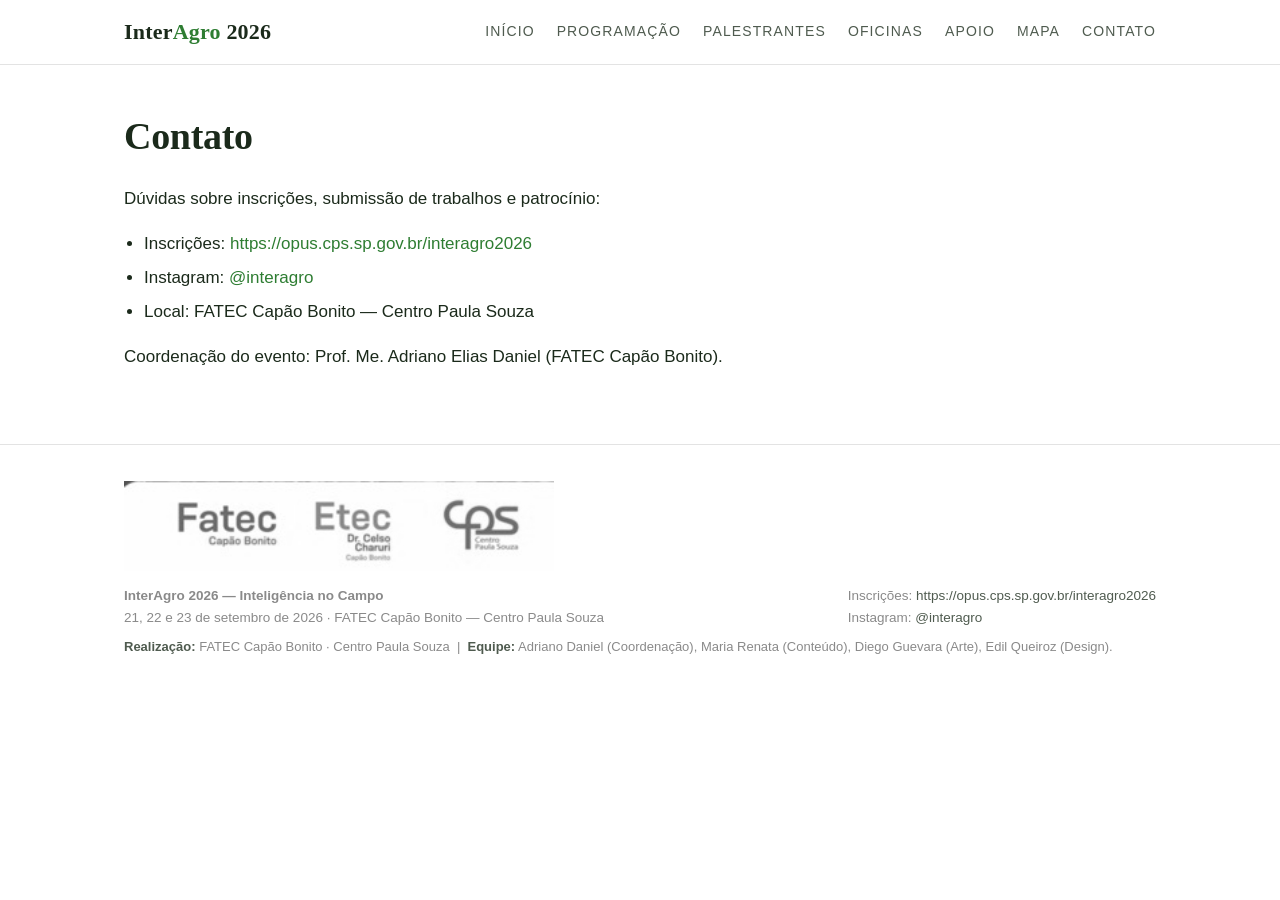
<file: contato.html>
<!DOCTYPE html>
<html lang="pt-BR">
<head>
<meta charset="utf-8">
<meta name="viewport" content="width=device-width, initial-scale=1">
<title>Contato — InterAgro 2026</title>
<link rel="stylesheet" href="assets/css/base.css">
</head>
<body>
<header class="topbar">
  <div class="wrap">
    <a class="brand" href="index.html">Inter<span>Agro</span> 2026</a>
    <input type="checkbox" id="nav-toggle" class="nav-toggle" aria-hidden="true">
    <label for="nav-toggle" class="nav-burger" aria-label="Abrir menu">&#9776;</label>
    <nav class="nav"><a href="index.html" class="">Início</a><a href="programacao.html" class="">Programação</a><a href="palestrantes.html" class="">Palestrantes</a><a href="oficinas.html" class="">Oficinas</a><a href="patrocinadores.html" class="">Apoio</a><a href="submeta-trabalho.html" class="">Mapa</a><a href="contato.html" class="">Contato</a></nav>
  </div>
</header>
<main class="wrap">

<section class="section" style="padding-top:40px">
  <h2 class="section-title">Contato</h2>
  <div class="prose">
    <p>Dúvidas sobre inscrições, submissão de trabalhos e patrocínio:</p>
    <ul>
      <li>Inscrições: <a href="https://opus.cps.sp.gov.br/interagro2026">https://opus.cps.sp.gov.br/interagro2026</a></li>
      <li>Instagram: <a href="https://www.instagram.com/p/DcCBYluxGOl/">@interagro</a></li>
      <li>Local: FATEC Capão Bonito — Centro Paula Souza</li>
    </ul>
    <p>Coordenação do evento: Prof. Me. Adriano Elias Daniel (FATEC Capão Bonito).</p>
  </div>
</section>
</main>
<footer class="footer">
  <div class="wrap">
    <div class="footer-logos">
      <img src="assets/img/patrocinadores/logo-cpf-fatec.jpg" alt="FATEC Capão Bonito — Centro Paula Souza">
    </div>
    <div class="cols">
      <div><strong>InterAgro 2026 — Inteligência no Campo</strong><br>21, 22 e 23 de setembro de 2026 · FATEC Capão Bonito — Centro Paula Souza</div>
      <div>
        Inscrições: <a href="https://opus.cps.sp.gov.br/interagro2026">https://opus.cps.sp.gov.br/interagro2026</a><br>
        Instagram: <a href="https://www.instagram.com/p/DcCBYluxGOl/">@interagro</a>
      </div>
    </div>
    <p class="footer-credit">
      <strong>Realização:</strong> FATEC Capão Bonito · Centro Paula Souza &nbsp;|&nbsp;
      <strong>Equipe:</strong> Adriano Daniel (Coordenação), Maria Renata (Conteúdo),
      Diego Guevara (Arte), Edil Queiroz (Design).
    </p>
  </div>
</footer>
</body>
</html>
</file>
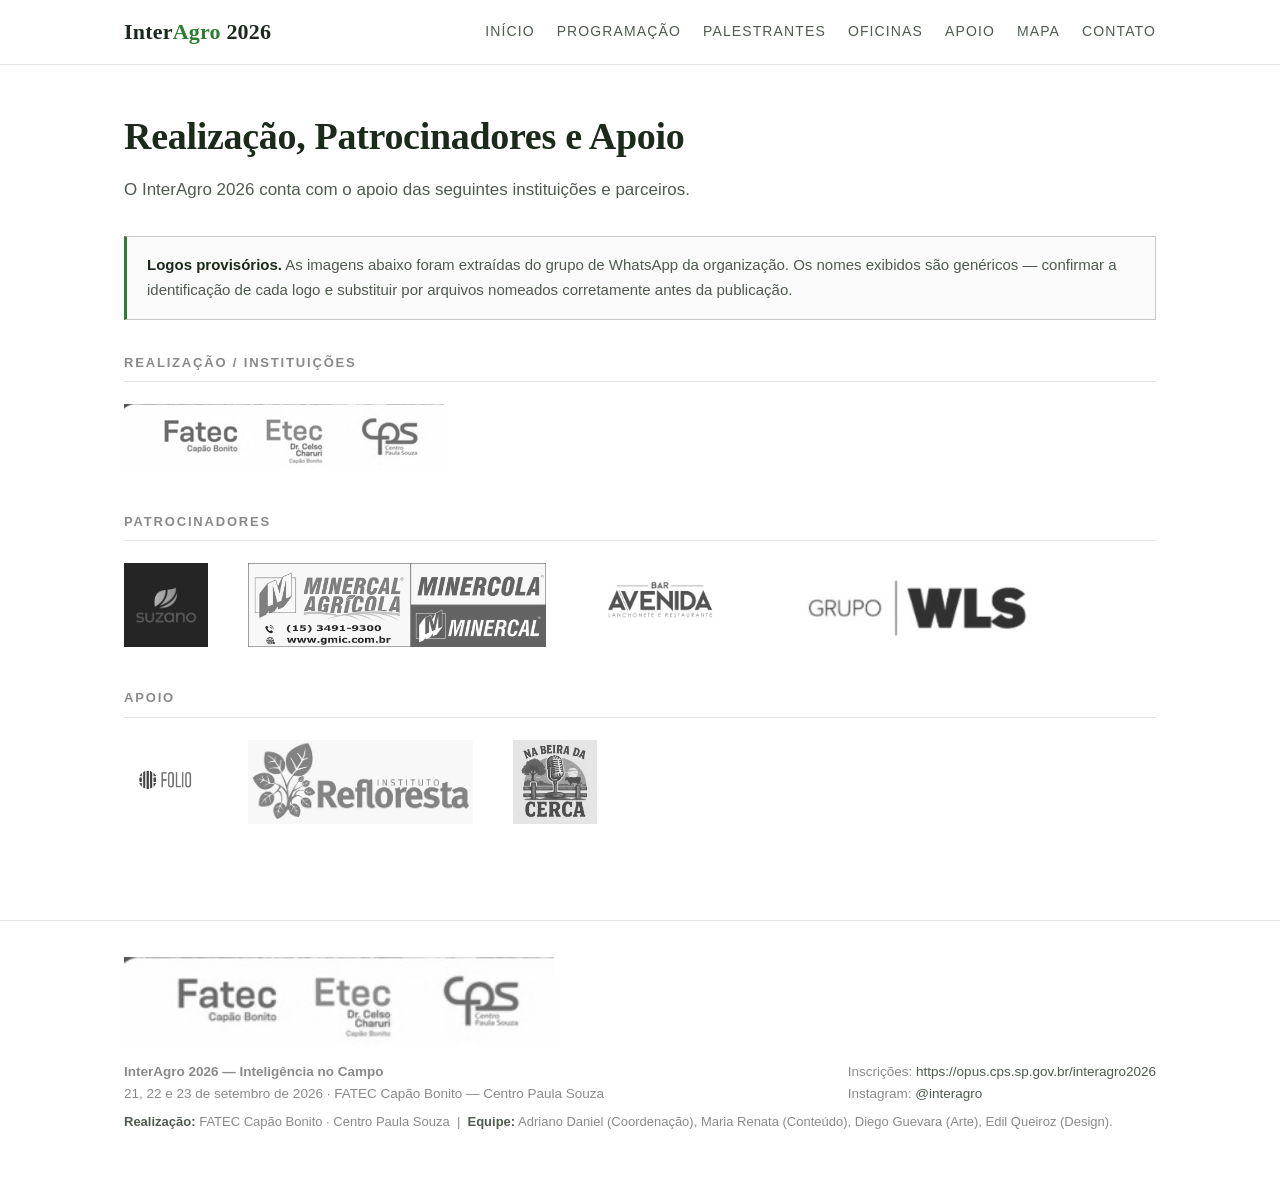
<file: patrocinadores.html>
<!DOCTYPE html>
<html lang="pt-BR">
<head>
<meta charset="utf-8">
<meta name="viewport" content="width=device-width, initial-scale=1">
<title>Patrocinadores — InterAgro 2026</title>
<link rel="stylesheet" href="assets/css/base.css">
</head>
<body>
<header class="topbar">
  <div class="wrap">
    <a class="brand" href="index.html">Inter<span>Agro</span> 2026</a>
    <input type="checkbox" id="nav-toggle" class="nav-toggle" aria-hidden="true">
    <label for="nav-toggle" class="nav-burger" aria-label="Abrir menu">&#9776;</label>
    <nav class="nav"><a href="index.html" class="">Início</a><a href="programacao.html" class="">Programação</a><a href="palestrantes.html" class="">Palestrantes</a><a href="oficinas.html" class="">Oficinas</a><a href="patrocinadores.html" class="">Apoio</a><a href="submeta-trabalho.html" class="">Mapa</a><a href="contato.html" class="">Contato</a></nav>
  </div>
</header>
<main class="wrap">

<section class="section" style="padding-top:40px">
  <h2 class="section-title">Realização, Patrocinadores e Apoio</h2>
  <p class="section-intro">O InterAgro 2026 conta com o apoio das seguintes instituições e parceiros.</p>
  
    <div class="notice"><strong>Logos provisórios.</strong> As imagens abaixo foram extraídas do
    grupo de WhatsApp da organização. Os nomes exibidos são genéricos — confirmar a identificação
    de cada logo e substituir por arquivos nomeados corretamente antes da publicação.</div>
  
        <div class="logo-group">
          <h3>Realização / Instituições</h3>
          <div class="logos"><img src="assets/img/patrocinadores/logo-cpf-fatec.jpg" alt="FATEC Capão Bonito — Centro Paula Souza" title="FATEC Capão Bonito — Centro Paula Souza"></div>
        </div>
        <div class="logo-group">
          <h3>Patrocinadores</h3>
          <div class="logos"><img src="assets/img/patrocinadores/PATROCINADOR-suzano.jpg" alt="Suzano" title="Suzano"><img src="assets/img/patrocinadores/PATROCINADOR-minercal.jpg" alt="Minercal" title="Minercal"><img src="assets/img/patrocinadores/PATROCINADOR-bar-avenida.jpg" alt="Bar Avenida" title="Bar Avenida"><img src="assets/img/patrocinadores/PATROCINADOR-grupo-wls.jpg" alt="Grupo WLS" title="Grupo WLS"></div>
        </div>
        <div class="logo-group">
          <h3>Apoio</h3>
          <div class="logos"><img src="assets/img/patrocinadores/APOIADOR-folio.jpg" alt="Instituto Fólio" title="Instituto Fólio"><img src="assets/img/patrocinadores/APOIADOR-instituto-refloresta.jpg" alt="Instituto Refloresta" title="Instituto Refloresta"><img src="assets/img/patrocinadores/APOIADOR-na-beira-da-cerca.jpg" alt="Na Beira da Cerca" title="Na Beira da Cerca"></div>
        </div>
</section>
</main>
<footer class="footer">
  <div class="wrap">
    <div class="footer-logos">
      <img src="assets/img/patrocinadores/logo-cpf-fatec.jpg" alt="FATEC Capão Bonito — Centro Paula Souza">
    </div>
    <div class="cols">
      <div><strong>InterAgro 2026 — Inteligência no Campo</strong><br>21, 22 e 23 de setembro de 2026 · FATEC Capão Bonito — Centro Paula Souza</div>
      <div>
        Inscrições: <a href="https://opus.cps.sp.gov.br/interagro2026">https://opus.cps.sp.gov.br/interagro2026</a><br>
        Instagram: <a href="https://www.instagram.com/p/DcCBYluxGOl/">@interagro</a>
      </div>
    </div>
    <p class="footer-credit">
      <strong>Realização:</strong> FATEC Capão Bonito · Centro Paula Souza &nbsp;|&nbsp;
      <strong>Equipe:</strong> Adriano Daniel (Coordenação), Maria Renata (Conteúdo),
      Diego Guevara (Arte), Edil Queiroz (Design).
    </p>
  </div>
</footer>
</body>
</html>
</file>
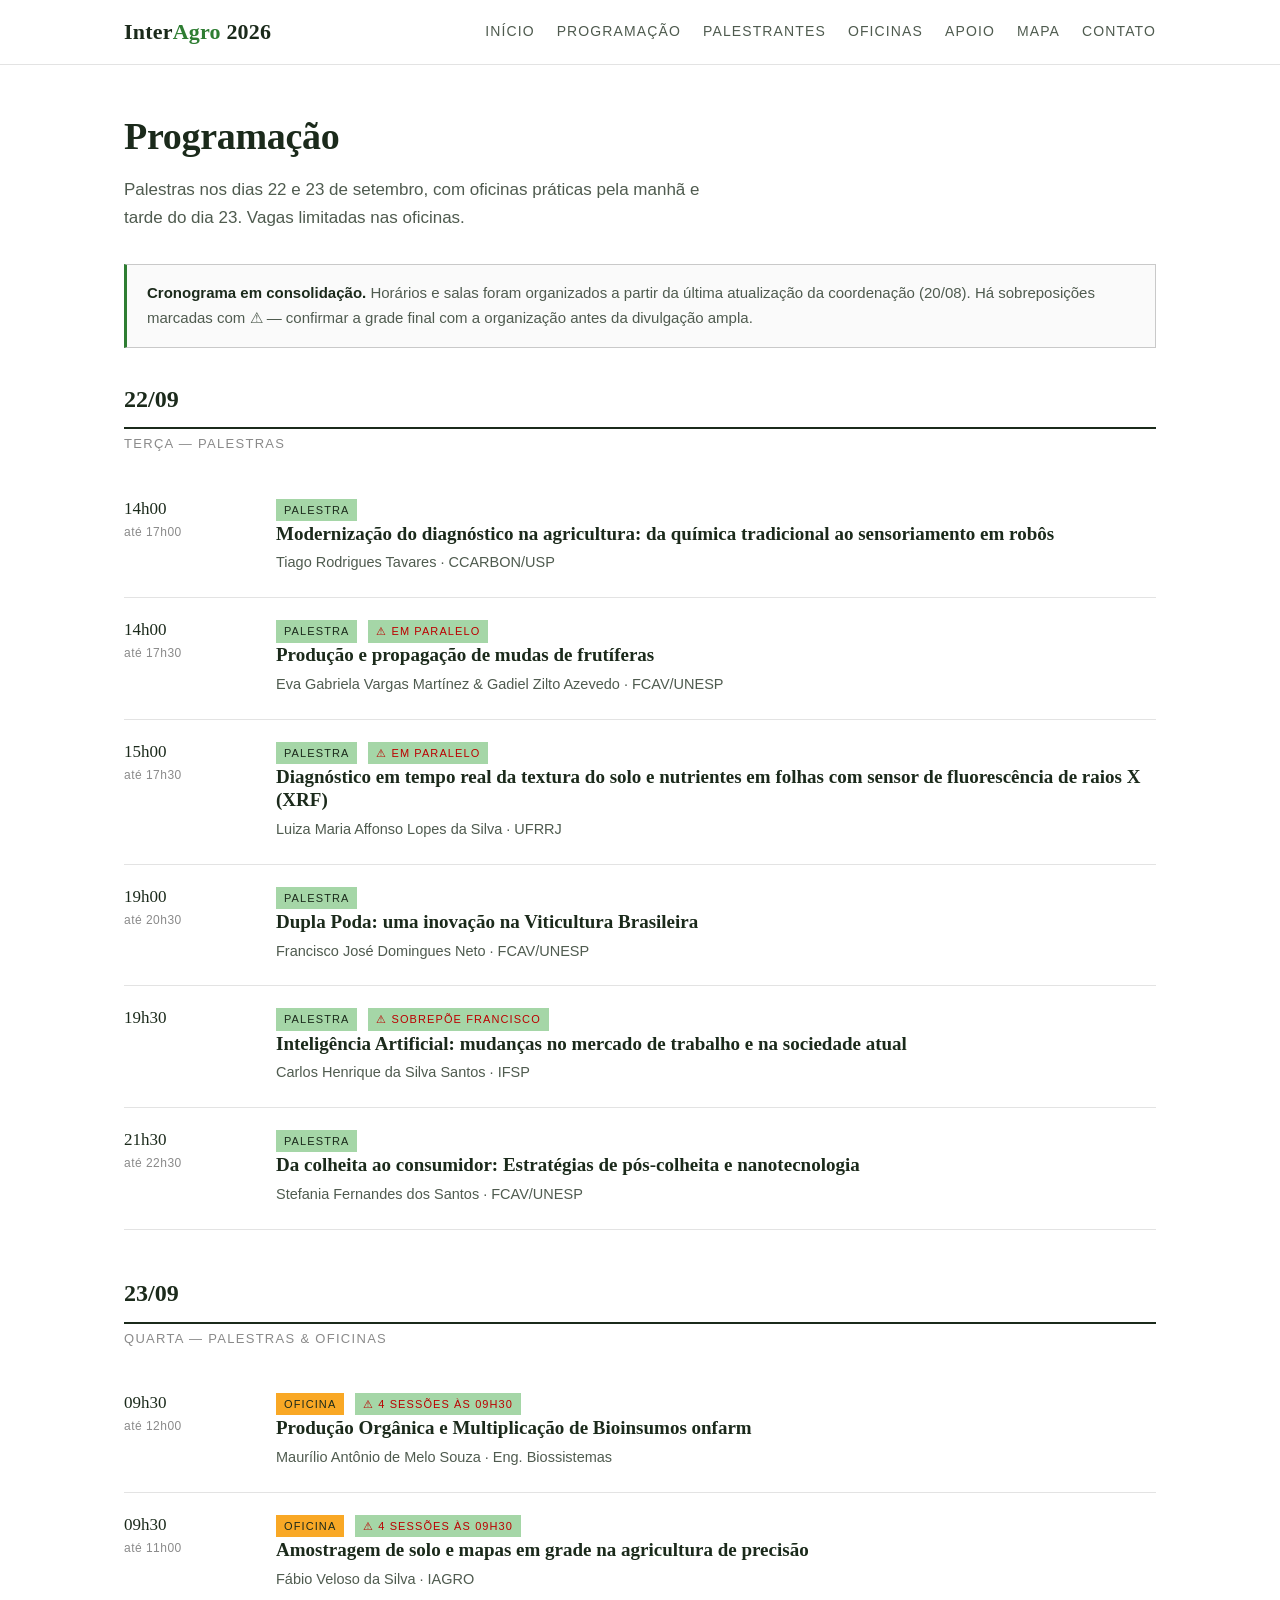
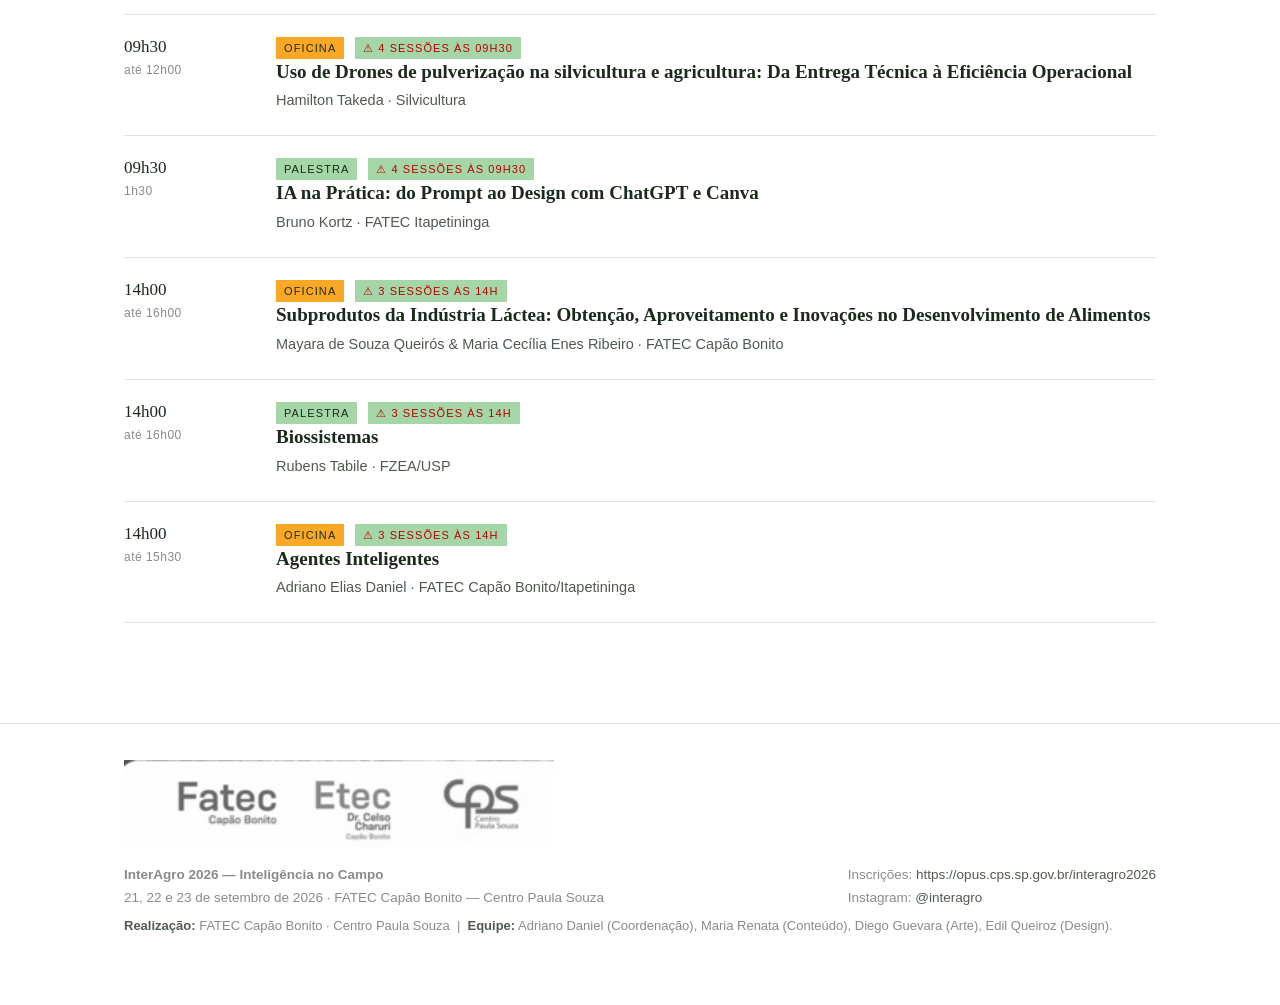
<file: programacao.html>
<!DOCTYPE html>
<html lang="pt-BR">
<head>
<meta charset="utf-8">
<meta name="viewport" content="width=device-width, initial-scale=1">
<title>Programacao — InterAgro 2026</title>
<link rel="stylesheet" href="assets/css/base.css">
</head>
<body>
<header class="topbar">
  <div class="wrap">
    <a class="brand" href="index.html">Inter<span>Agro</span> 2026</a>
    <input type="checkbox" id="nav-toggle" class="nav-toggle" aria-hidden="true">
    <label for="nav-toggle" class="nav-burger" aria-label="Abrir menu">&#9776;</label>
    <nav class="nav"><a href="index.html" class="">Início</a><a href="programacao.html" class="">Programação</a><a href="palestrantes.html" class="">Palestrantes</a><a href="oficinas.html" class="">Oficinas</a><a href="patrocinadores.html" class="">Apoio</a><a href="submeta-trabalho.html" class="">Mapa</a><a href="contato.html" class="">Contato</a></nav>
  </div>
</header>
<main class="wrap">

<section class="section" style="padding-top:40px">
  <h2 class="section-title">Programação</h2>
  <p class="section-intro">Palestras nos dias 22 e 23 de setembro, com oficinas práticas pela manhã
  e tarde do dia 23. Vagas limitadas nas oficinas.</p>
  
    <div class="notice"><strong>Cronograma em consolidação.</strong> Horários e salas foram
    organizados a partir da última atualização da coordenação (20/08). Há sobreposições marcadas
    com ⚠ — confirmar a grade final com a organização antes da divulgação ampla.</div>
  
        <div class="day-block">
          <h3 class="day-head">22/09</h3>
          <p class="day-sub">Terça — Palestras</p>
          
      <div class="session">
        <div class="time">14h00<small>até 17h00</small></div>
        <div>
          <span class="tag">Palestra</span>
          <h4>Modernização do diagnóstico na agricultura: da química tradicional ao sensoriamento em robôs</h4>
          <p class="who">Tiago Rodrigues Tavares · CCARBON/USP</p>
        </div>
      </div>
      <div class="session">
        <div class="time">14h00<small>até 17h30</small></div>
        <div>
          <span class="tag">Palestra</span> <span class="tag" style="border-color:#b00;color:#b00">⚠ em paralelo</span>
          <h4>Produção e propagação de mudas de frutíferas</h4>
          <p class="who">Eva Gabriela Vargas Martínez &amp; Gadiel Zilto Azevedo · FCAV/UNESP</p>
        </div>
      </div>
      <div class="session">
        <div class="time">15h00<small>até 17h30</small></div>
        <div>
          <span class="tag">Palestra</span> <span class="tag" style="border-color:#b00;color:#b00">⚠ em paralelo</span>
          <h4>Diagnóstico em tempo real da textura do solo e nutrientes em folhas com sensor de fluorescência de raios X (XRF)</h4>
          <p class="who">Luiza Maria Affonso Lopes da Silva · UFRRJ</p>
        </div>
      </div>
      <div class="session">
        <div class="time">19h00<small>até 20h30</small></div>
        <div>
          <span class="tag">Palestra</span>
          <h4>Dupla Poda: uma inovação na Viticultura Brasileira</h4>
          <p class="who">Francisco José Domingues Neto · FCAV/UNESP</p>
        </div>
      </div>
      <div class="session">
        <div class="time">19h30</div>
        <div>
          <span class="tag">Palestra</span> <span class="tag" style="border-color:#b00;color:#b00">⚠ sobrepõe Francisco</span>
          <h4>Inteligência Artificial: mudanças no mercado de trabalho e na sociedade atual</h4>
          <p class="who">Carlos Henrique da Silva Santos · IFSP</p>
        </div>
      </div>
      <div class="session">
        <div class="time">21h30<small>até 22h30</small></div>
        <div>
          <span class="tag">Palestra</span>
          <h4>Da colheita ao consumidor: Estratégias de pós-colheita e nanotecnologia</h4>
          <p class="who">Stefania Fernandes dos Santos · FCAV/UNESP</p>
        </div>
      </div>
        </div>
        <div class="day-block">
          <h3 class="day-head">23/09</h3>
          <p class="day-sub">Quarta — Palestras &amp; Oficinas</p>
          
      <div class="session">
        <div class="time">09h30<small>até 12h00</small></div>
        <div>
          <span class="tag oficina">Oficina</span> <span class="tag" style="border-color:#b00;color:#b00">⚠ 4 sessões às 09h30</span>
          <h4>Produção Orgânica e Multiplicação de Bioinsumos onfarm</h4>
          <p class="who">Maurílio Antônio de Melo Souza · Eng. Biossistemas</p>
        </div>
      </div>
      <div class="session">
        <div class="time">09h30<small>até 11h00</small></div>
        <div>
          <span class="tag oficina">Oficina</span> <span class="tag" style="border-color:#b00;color:#b00">⚠ 4 sessões às 09h30</span>
          <h4>Amostragem de solo e mapas em grade na agricultura de precisão</h4>
          <p class="who">Fábio Veloso da Silva · IAGRO</p>
        </div>
      </div>
      <div class="session">
        <div class="time">09h30<small>até 12h00</small></div>
        <div>
          <span class="tag oficina">Oficina</span> <span class="tag" style="border-color:#b00;color:#b00">⚠ 4 sessões às 09h30</span>
          <h4>Uso de Drones de pulverização na silvicultura e agricultura: Da Entrega Técnica à Eficiência Operacional</h4>
          <p class="who">Hamilton Takeda · Silvicultura</p>
        </div>
      </div>
      <div class="session">
        <div class="time">09h30<small>1h30</small></div>
        <div>
          <span class="tag">Palestra</span> <span class="tag" style="border-color:#b00;color:#b00">⚠ 4 sessões às 09h30</span>
          <h4>IA na Prática: do Prompt ao Design com ChatGPT e Canva</h4>
          <p class="who">Bruno Kortz · FATEC Itapetininga</p>
        </div>
      </div>
      <div class="session">
        <div class="time">14h00<small>até 16h00</small></div>
        <div>
          <span class="tag oficina">Oficina</span> <span class="tag" style="border-color:#b00;color:#b00">⚠ 3 sessões às 14h</span>
          <h4>Subprodutos da Indústria Láctea: Obtenção, Aproveitamento e Inovações no Desenvolvimento de Alimentos</h4>
          <p class="who">Mayara de Souza Queirós &amp; Maria Cecília Enes Ribeiro · FATEC Capão Bonito</p>
        </div>
      </div>
      <div class="session">
        <div class="time">14h00<small>até 16h00</small></div>
        <div>
          <span class="tag">Palestra</span> <span class="tag" style="border-color:#b00;color:#b00">⚠ 3 sessões às 14h</span>
          <h4>Biossistemas</h4>
          <p class="who">Rubens Tabile · FZEA/USP</p>
        </div>
      </div>
      <div class="session">
        <div class="time">14h00<small>até 15h30</small></div>
        <div>
          <span class="tag oficina">Oficina</span> <span class="tag" style="border-color:#b00;color:#b00">⚠ 3 sessões às 14h</span>
          <h4>Agentes Inteligentes</h4>
          <p class="who">Adriano Elias Daniel · FATEC Capão Bonito/Itapetininga</p>
        </div>
      </div>
        </div>
</section>
</main>
<footer class="footer">
  <div class="wrap">
    <div class="footer-logos">
      <img src="assets/img/patrocinadores/logo-cpf-fatec.jpg" alt="FATEC Capão Bonito — Centro Paula Souza">
    </div>
    <div class="cols">
      <div><strong>InterAgro 2026 — Inteligência no Campo</strong><br>21, 22 e 23 de setembro de 2026 · FATEC Capão Bonito — Centro Paula Souza</div>
      <div>
        Inscrições: <a href="https://opus.cps.sp.gov.br/interagro2026">https://opus.cps.sp.gov.br/interagro2026</a><br>
        Instagram: <a href="https://www.instagram.com/p/DcCBYluxGOl/">@interagro</a>
      </div>
    </div>
    <p class="footer-credit">
      <strong>Realização:</strong> FATEC Capão Bonito · Centro Paula Souza &nbsp;|&nbsp;
      <strong>Equipe:</strong> Adriano Daniel (Coordenação), Maria Renata (Conteúdo),
      Diego Guevara (Arte), Edil Queiroz (Design).
    </p>
  </div>
</footer>
</body>
</html>
</file>
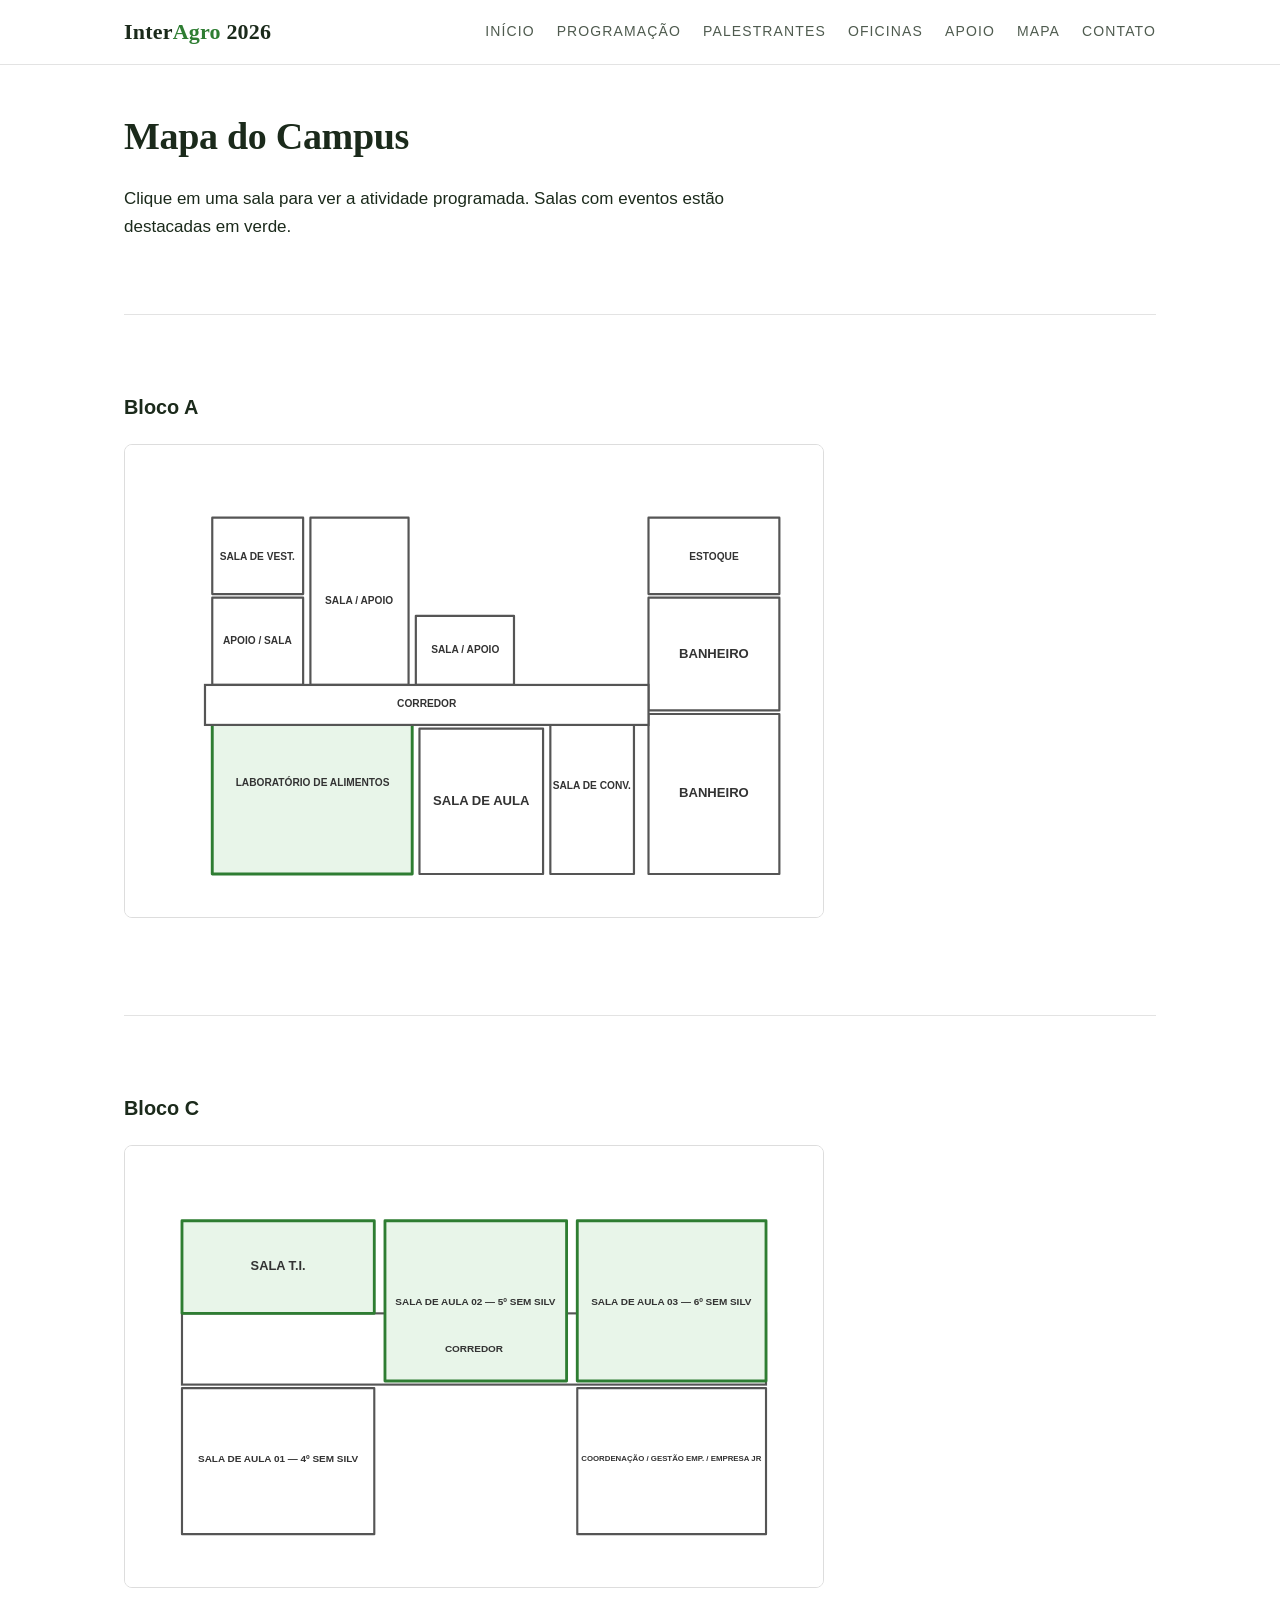
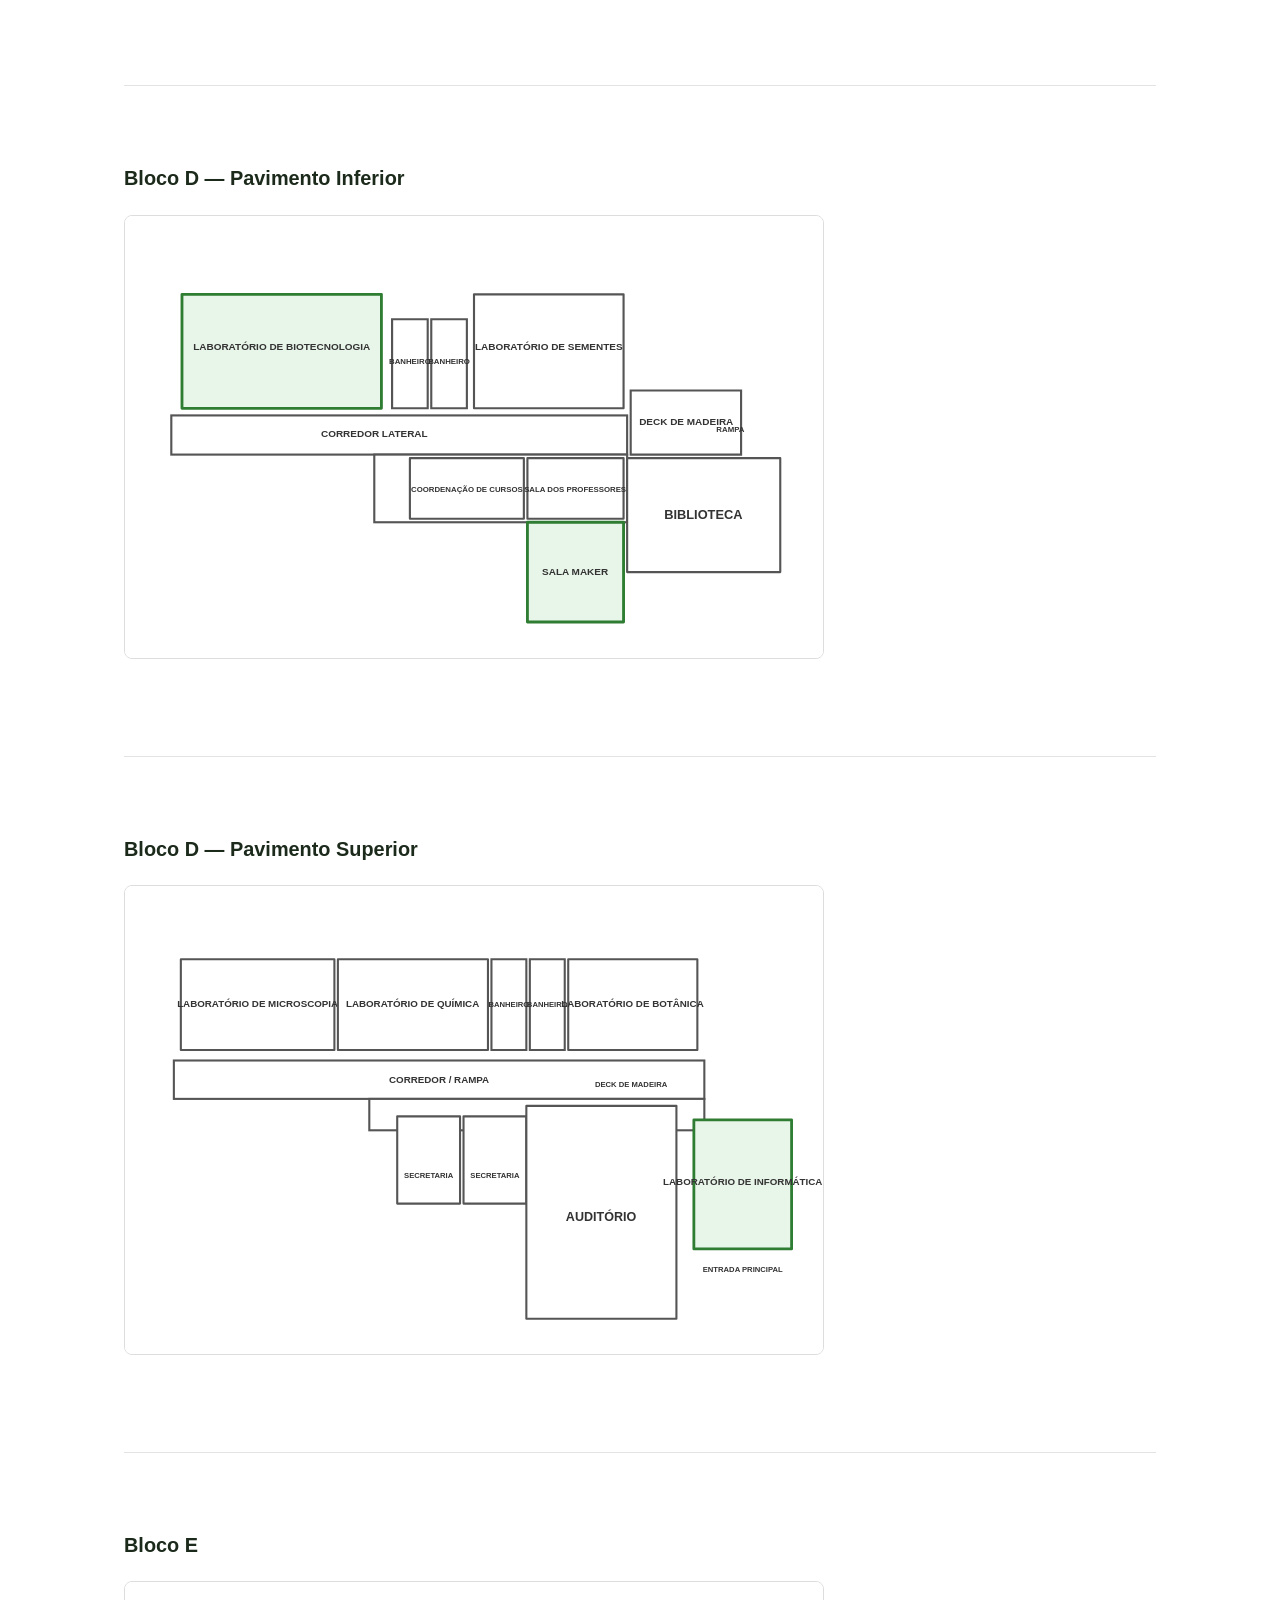
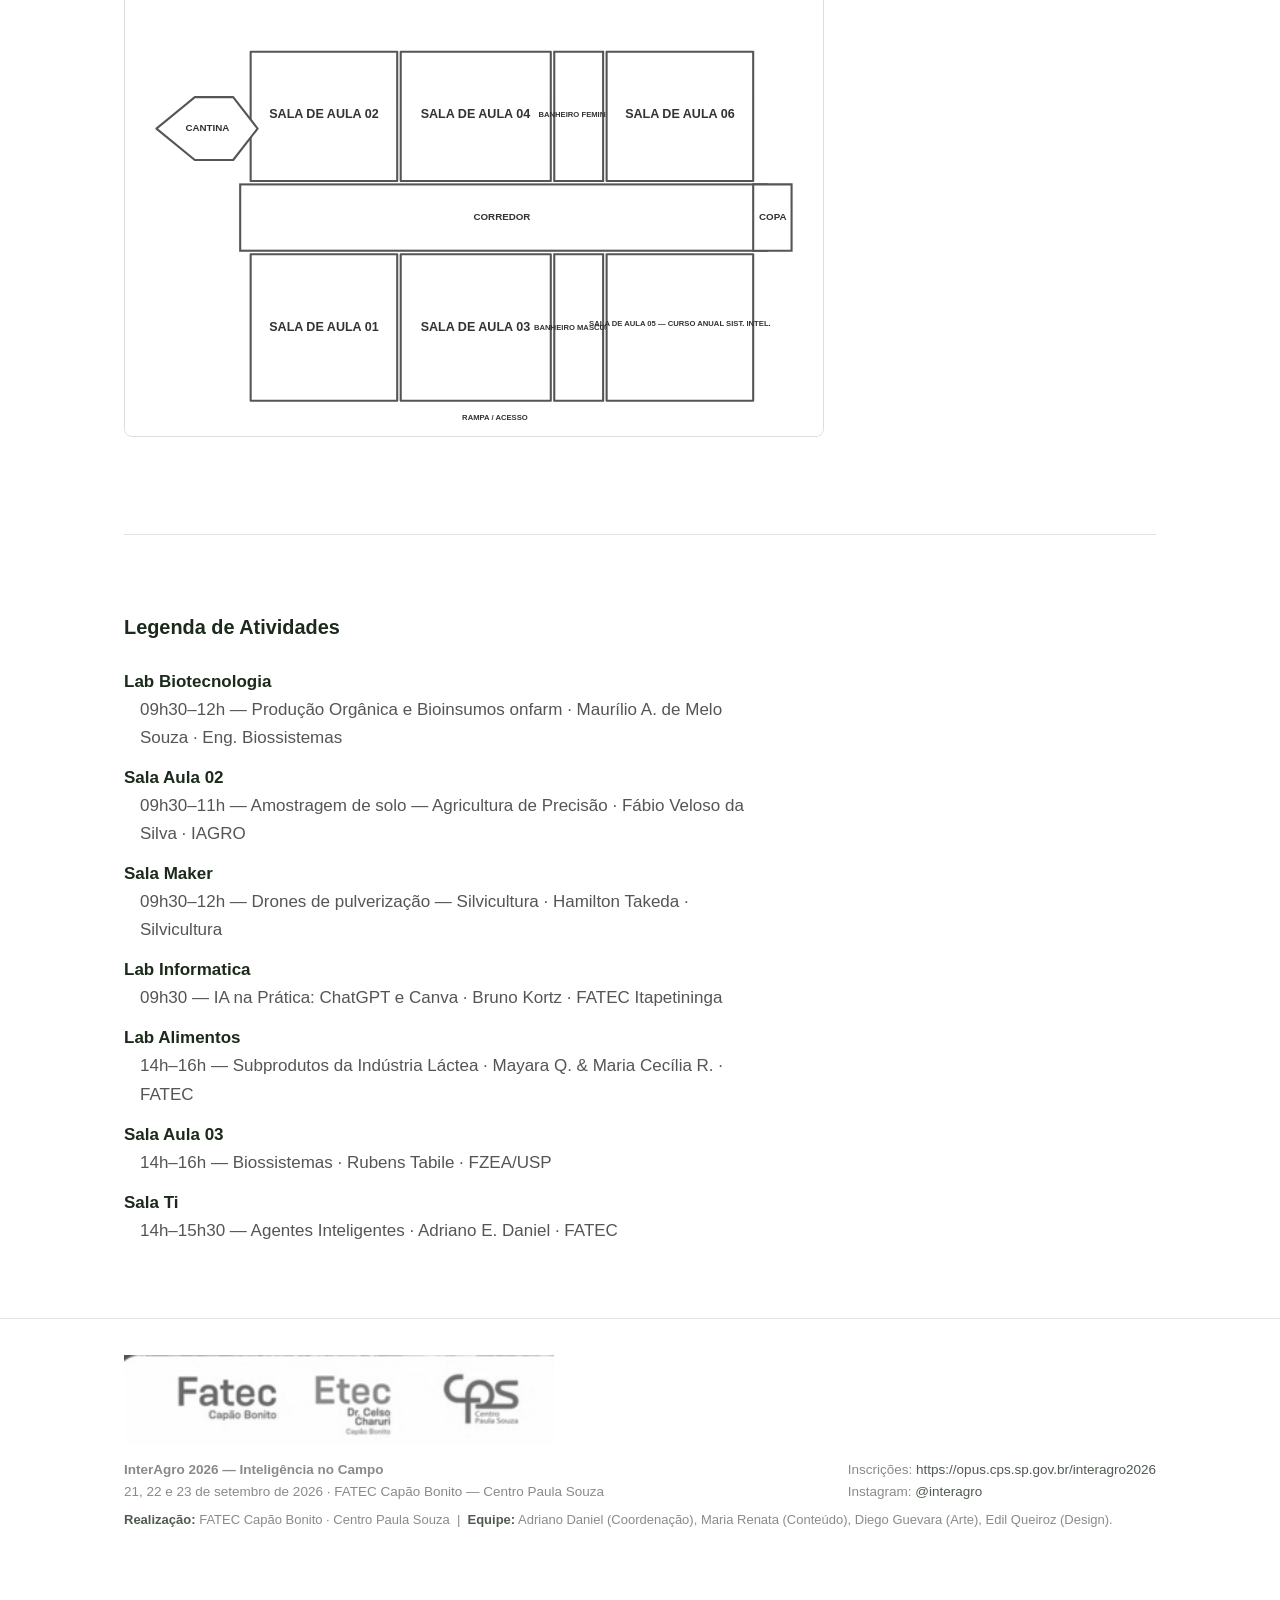
<file: submeta-trabalho.html>
<!DOCTYPE html>
<html lang="pt-BR">
<head>
<meta charset="utf-8">
<meta name="viewport" content="width=device-width, initial-scale=1">
<title>Mapa do Campus — InterAgro 2026</title>
<link rel="stylesheet" href="assets/css/base.css">
<style>
.mapa-bloco{margin-bottom:32px}
.mapa-bloco h3{margin-bottom:8px}
.mapa-bloco svg{width:100%;max-width:700px;border:1px solid #ddd;border-radius:8px}
.mapa-legend{margin-top:24px}
.mapa-legend dt{font-weight:700;margin-top:12px}
.mapa-legend dd{margin:0 0 0 16px;color:#555}
.room[data-ativa="true"]{fill:#e8f5e9;stroke:#2e7d32;stroke-width:4}
.room[data-ativa="true"]:hover{fill:#c8e6c9}
</style>
</head>
<body>
<header class="topbar">
  <div class="wrap">
    <a class="brand" href="index.html">Inter<span>Agro</span> 2026</a>
    <input type="checkbox" id="nav-toggle" class="nav-toggle" aria-hidden="true">
    <label for="nav-toggle" class="nav-burger" aria-label="Abrir menu">&#9776;</label>
    <nav class="nav"><a href="index.html" class="">Início</a><a href="programacao.html" class="">Programação</a><a href="palestrantes.html" class="">Palestrantes</a><a href="oficinas.html" class="">Oficinas</a><a href="patrocinadores.html" class="">Apoio</a><a href="submeta-trabalho.html" class="">Mapa</a><a href="contato.html" class="">Contato</a></nav>
  </div>
</header>
<main class="wrap">

<section class="section" style="padding-top:40px">
  <h2 class="section-title">Mapa do Campus</h2>
  <p class="prose">Clique em uma sala para ver a atividade programada. Salas com eventos estão destacadas em verde.</p>
</section>

<section class="section">
  <h3>Bloco A</h3>
  <div class="mapa-bloco" id="bloco-a"></div>
</section>

<section class="section">
  <h3>Bloco C</h3>
  <div class="mapa-bloco" id="bloco-c"></div>
</section>

<section class="section">
  <h3>Bloco D — Pavimento Inferior</h3>
  <div class="mapa-bloco" id="bloco-d-inf"></div>
</section>

<section class="section">
  <h3>Bloco D — Pavimento Superior</h3>
  <div class="mapa-bloco" id="bloco-d-sup"></div>
</section>

<section class="section">
  <h3>Bloco E</h3>
  <div class="mapa-bloco" id="bloco-e"></div>
</section>

<section class="section">
  <h3>Legenda de Atividades</h3>
  <dl class="prose mapa-legend" id="legend"></dl>
</section>

</main>
<footer class="footer">
  <div class="wrap">
    <div class="footer-logos">
      <img src="assets/img/patrocinadores/logo-cpf-fatec.jpg" alt="FATEC Capão Bonito — Centro Paula Souza">
    </div>
    <div class="cols">
      <div><strong>InterAgro 2026 — Inteligência no Campo</strong><br>21, 22 e 23 de setembro de 2026 · FATEC Capão Bonito — Centro Paula Souza</div>
      <div>
        Inscrições: <a href="https://opus.cps.sp.gov.br/interagro2026">https://opus.cps.sp.gov.br/interagro2026</a><br>
        Instagram: <a href="https://www.instagram.com/p/DcCBYluxGOl/">@interagro</a>
      </div>
    </div>
    <p class="footer-credit">
      <strong>Realização:</strong> FATEC Capão Bonito · Centro Paula Souza &nbsp;|&nbsp;
      <strong>Equipe:</strong> Adriano Daniel (Coordenação), Maria Renata (Conteúdo),
      Diego Guevara (Arte), Edil Queiroz (Design).
    </p>
  </div>
</footer>

<script>
const salas = {
  "22/09": [
    {sala:"auditorio",bloco:"D-superior",title:"Modernização do diagnóstico na agricultura",who:"Tiago R. Tavares · CCARBON/USP",time:"14h–17h"},
    {sala:"sala-aula-01",bloco:"C",title:"Produção e propagação de mudas de frutíferas",who:"Eva G. Vargas & Gadiel Z. Azevedo · FCAV/UNESP",time:"14h–17h30"},
    {sala:"lab-quimica",bloco:"D-superior",title:"Diagnóstico em tempo real — XRF",who:"Luiza M. A. Lopes da Silva · UFRRJ",time:"15h–17h30"},
    {sala:"sala-aula",bloco:"A",title:"Dupla Poda: Viticultura Brasileira",who:"Francisco J. Domingues Neto · FCAV/UNESP",time:"19h–20h30"},
    {sala:"sala-aula-02",bloco:"C",title:"Inteligência Artificial: mercado de trabalho",who:"Carlos H. da Silva Santos · IFSP",time:"19h30"},
    {sala:"sala-conv",bloco:"A",title:"Pós-colheita e nanotecnologia",who:"Stefania F. dos Santos · FCAV/UNESP",time:"21h30–22h30"}
  ],
  "23/09": [
    {sala:"lab-biotecnologia",bloco:"D-inferior",title:"Produção Orgânica e Bioinsumos onfarm",who:"Maurílio A. de Melo Souza · Eng. Biossistemas",time:"09h30–12h"},
    {sala:"sala-aula-02",bloco:"C",title:"Amostragem de solo — Agricultura de Precisão",who:"Fábio Veloso da Silva · IAGRO",time:"09h30–11h"},
    {sala:"sala-maker",bloco:"D-inferior",title:"Drones de pulverização — Silvicultura",who:"Hamilton Takeda · Silvicultura",time:"09h30–12h"},
    {sala:"lab-informatica",bloco:"D-superior",title:"IA na Prática: ChatGPT e Canva",who:"Bruno Kortz · FATEC Itapetininga",time:"09h30"},
    {sala:"lab-alimentos",bloco:"A",title:"Subprodutos da Indústria Láctea",who:"Mayara Q. & Maria Cecília R. · FATEC",time:"14h–16h"},
    {sala:"sala-aula-03",bloco:"C",title:"Biossistemas",who:"Rubens Tabile · FZEA/USP",time:"14h–16h"},
    {sala:"sala-ti",bloco:"C",title:"Agentes Inteligentes",who:"Adriano E. Daniel · FATEC",time:"14h–15h30"}
  ]
};

const blocoMap = {
  "A":"bloco-a",
  "C":"bloco-c",
  "D-inferior":"bloco-d-inf",
  "D-superior":"bloco-d-sup",
  "E":"bloco-e"
};

const svgFiles = {
  "bloco-a":"assets/img/plantas/bloco-A.svg",
  "bloco-c":"assets/img/plantas/bloco-C.svg",
  "bloco-d-inf":"assets/img/plantas/bloco-D-pavimento-inferior.svg",
  "bloco-d-sup":"assets/img/plantas/bloco-D-pavimento-superior.svg",
  "bloco-e":"assets/img/plantas/bloco-E.svg"
};

async function loadSVGs() {
  for (const [id, url] of Object.entries(svgFiles)) {
    const resp = await fetch(url);
    const text = await resp.text();
    document.getElementById(id).innerHTML = text;
  }
  marcarSalas();
}

function marcarSalas() {
  const hoje = "23/09";
  const lista = salas[hoje] || [];
  const legend = document.getElementById("legend");
  legend.innerHTML = "";

  lista.forEach(s => {
    if (s.flag && s.flag.includes("a confirmar")) return;
    const blocoId = blocoMap[s.bloco];
    if (!blocoId) return;
    const svg = document.getElementById(blocoId);
    if (!svg) return;
    const g = svg.querySelector('#' + CSS.escape(s.sala));
    if (!g) return;
    g.setAttribute("data-ativa", "true");
    const poly = g.querySelector("polygon, rect");
    if (poly) {
      poly.style.fill = "#e8f5e9";
      poly.style.stroke = "#2e7d32";
      poly.style.strokeWidth = "4";
      poly.style.cursor = "pointer";
    }
    g.addEventListener("click", () => {
      alert(s.time + " — " + s.title + "\n" + s.who);
    });

    const dt = document.createElement("dt");
    dt.textContent = s.sala.replace(/-/g," ").replace(/\b\w/g, c => c.toUpperCase());
    const dd = document.createElement("dd");
    dd.textContent = s.time + " — " + s.title + " · " + s.who;
    legend.appendChild(dt);
    legend.appendChild(dd);
  });
}

loadSVGs();
</script>
</body>
</html>
</file>
<file: assets/css/base.css>
/* InterAgro 2026 — base.css — Com comentários porque é adaptado e não sei tudo que tá sendo usado aqui
   Visual inspirado em moody.rice.edu: monocromático, hairlines,
   bastante respiro, um único acento (verde-agro) usado com parcimônia. */

:root {
  /* Paleta do design system definido previamente no grupo do zapzaps */
  --bg: #ffffff;
  --verde-agro: #2E7D32;
  --verde-claro: #A5D6A7;
  --terra: #8D6E63;
  --amarelo-sol: #F9A825;
  --quase-preto: #1B2A1B;
  --cinza-grama: #F1F5F1;
  --perigo: #C62828;
  --branco: #ffffff;

  --ink: var(--quase-preto);
  --ink-soft: #4f5b4f;
  --ink-faint: #8a8a8a;
  --rule: #e3e3e3;
  --rule-strong: #c9c9c9;
  --accent: var(--verde-agro);
  --accent-ink: var(--verde-agro);
  --maxw: 1080px;
  --serif: Georgia, "Times New Roman", serif;
  --sans: -apple-system, BlinkMacSystemFont, "Segoe UI", Roboto, Helvetica, Arial, sans-serif;
}

* { box-sizing: border-box; }

html { -webkit-text-size-adjust: 100%; }

body {
  margin: 0;
  background: var(--bg);
  color: var(--ink);
  font-family: var(--sans);
  font-size: 17px;
  line-height: 1.65;
  -webkit-font-smoothing: antialiased;
}

a { color: var(--accent-ink); text-decoration: none; }
a:hover { text-decoration: underline; }

.wrap {
  max-width: var(--maxw);
  margin: 0 auto;
  padding: 0 24px;
}

/* ---------- top bar ---------- */
.topbar {
  border-bottom: 1px solid var(--rule);
  position: relative;
}
.topbar .wrap {
  display: flex;
  align-items: center;
  justify-content: space-between;
  padding-top: 14px;
  padding-bottom: 14px;
  gap: 16px;
  flex-wrap: wrap;
}
.brand {
  font-family: var(--serif);
  font-size: 22px;
  letter-spacing: .2px;
  color: var(--ink);
  font-weight: 700;
}
.brand span { color: var(--accent); }
.brand:hover { text-decoration: none; }

/* Menu hambúrguer (CSS puro — checkbox hack) */
.nav-toggle { display: none; }
.nav-burger {
  display: block;
  margin-left: auto;
  font-size: 26px;
  line-height: 1;
  cursor: pointer;
  color: var(--ink);
  user-select: none;
  padding: 2px 6px;
}
.nav-burger:hover { color: var(--accent); }
.nav {
  display: none;
  position: absolute;
  top: 100%;
  right: 24px;
  left: 24px;
  background: var(--bg);
  border: 1px solid var(--rule);
  flex-direction: column;
  gap: 4px;
  padding: 10px 14px;
  z-index: 50;
  font-size: 15px;
}
.nav-toggle:checked ~ .nav { display: flex; }
.nav a {
  color: var(--ink-soft);
  padding: 8px 4px;
  border-bottom: 1px solid var(--rule);
}
.nav a:last-child { border-bottom: none; }
.nav a:hover { color: var(--ink); text-decoration: none; }
.nav a.active { color: var(--ink); border-left: 3px solid var(--accent); padding-left: 8px; }

@media (min-width: 760px) {
  .nav-burger { display: none !important; }
  .nav {
    display: flex !important;
    position: static;
    flex-direction: row;
    border: none;
    padding: 0;
    gap: 22px;
    font-size: 14px;
    text-transform: uppercase;
    letter-spacing: .08em;
  }
  .nav a {
    color: var(--ink-soft);
    padding: 0;
    border: none;
    border-bottom: 2px solid transparent;
  }
  .nav a:hover { color: var(--ink); text-decoration: none; }
  .nav a.active { color: var(--ink); border-bottom: 2px solid var(--accent); padding-bottom: 2px; }
}

/* ---------- hero ---------- */
.hero {
  border-bottom: 1px solid var(--rule);
  padding: 64px 0 56px;
}
.eyebrow {
  font-size: 13px;
  text-transform: uppercase;
  letter-spacing: .18em;
  color: var(--ink-faint);
  margin: 0 0 18px;
}
.hero h1 {
  font-family: var(--serif);
  font-weight: 700;
  font-size: clamp(34px, 6vw, 60px);
  line-height: 1.05;
  margin: 0 0 20px;
  letter-spacing: -.5px;
}
.hero p.lead {
  font-size: 20px;
  color: var(--ink-soft);
  max-width: 62ch;
  margin: 0 0 28px;
}
.meta-row {
  display: flex;
  gap: 32px;
  flex-wrap: wrap;
  margin-top: 28px;
  padding-top: 24px;
  border-top: 1px solid var(--rule);
}
.meta-row .item .k {
  font-size: 12px;
  text-transform: uppercase;
  letter-spacing: .12em;
  color: var(--ink-faint);
  display: block;
  margin-bottom: 4px;
}
.meta-row .item .v {
  font-family: var(--serif);
  font-size: 19px;
}

/* ---------- generic sections ---------- */
/* nome mais generico (a piada >.<) que existe pra se confundir depois (são definições gerais */
.section { padding: 56px 0; border-bottom: 1px solid var(--rule); }
.section:last-of-type { border-bottom: none; }
h2.section-title {
  font-family: var(--serif);
  font-size: clamp(26px, 4vw, 38px);
  margin: 0 0 8px;
  letter-spacing: -.3px;
}
.section-intro { color: var(--ink-soft); max-width: 64ch; margin: 0 0 32px; }

/* ---------- buttons ---------- */
.btn {
  display: inline-block;
  border: 1px solid var(--ink);
  color: var(--ink);
  padding: 12px 22px;
  font-size: 14px;
  text-transform: uppercase;
  letter-spacing: .08em;
  border-radius: 0;
  background: transparent;
}
.btn:hover { background: var(--ink); color: #fff; text-decoration: none; }
.btn.accent { border-color: var(--accent); color: var(--accent-ink); }
.btn.accent:hover { background: var(--accent); color: #fff; }
/* CTA de ação (vagas/contato/inscrição) — amarelo-sol do design system */
.btn.cta {
  border-color: var(--amarelo-sol);
  background: var(--amarelo-sol);
  color: var(--quase-preto);
}
.btn.cta:hover { background: #e09a16; border-color: #e09a16; color: var(--quase-preto); }

/* ---------- speaker / card grid ---------- */
.grid {
  display: grid;
  grid-template-columns: repeat(auto-fill, minmax(320px, 1fr));
  gap: 1px;
  background: var(--rule);
  border: 1px solid var(--rule);
}
.card {
  background: var(--bg);
  padding: 28px 26px;
}
.card .role {
  font-size: 12px;
  text-transform: uppercase;
  letter-spacing: .12em;
  color: var(--accent);
  margin: 0 0 10px;
}
.card h3 {
  font-family: var(--serif);
  font-size: 22px;
  margin: 0 0 4px;
  line-height: 1.15;
}
.card .inst {
  font-size: 14px;
  color: var(--ink-faint);
  margin: 0 0 14px;
}
.card .talk {
  font-size: 15px;
  color: var(--ink-soft);
  margin: 0 0 10px;
}
.card .bio { font-size: 14.5px; color: var(--ink-soft); margin: 0; }
.card .when {
  margin-top: 14px;
  padding-top: 12px;
  border-top: 1px solid var(--rule);
  font-size: 13px;
  color: var(--ink-faint);
}

/* ---------- programação ---------- */
.day-block { margin-bottom: 44px; }
.day-head {
  font-family: var(--serif);
  font-size: 24px;
  margin: 0 0 4px;
  padding-bottom: 8px;
  border-bottom: 2px solid var(--ink);
}
.day-sub { color: var(--ink-faint); font-size: 13px; text-transform: uppercase; letter-spacing: .1em; margin: 0 0 22px; }
.session {
  display: grid;
  grid-template-columns: 132px 1fr;
  gap: 20px;
  padding: 18px 0;
  border-bottom: 1px solid var(--rule);
}
.session .time {
  font-family: var(--serif);
  font-size: 17px;
  color: var(--ink);
}
.session .time small { display: block; font-family: var(--sans); font-size: 12px; color: var(--ink-faint); letter-spacing: .04em; }
.session h4 { margin: 0 0 6px; font-family: var(--serif); font-size: 19px; line-height: 1.2; }
.session .who { font-size: 14.5px; color: var(--ink-soft); margin: 0 0 4px; }
.session .tag {
  display: inline-block;
  font-size: 11px;
  text-transform: uppercase;
  letter-spacing: .1em;
  background: var(--verde-claro);
  color: var(--quase-preto);
  padding: 2px 8px;
  margin-right: 6px;
}
.session .tag.oficina { background: var(--amarelo-sol); color: var(--quase-preto); }

/* ---------- notice ---------- */
.notice {
  border: 1px solid var(--rule-strong);
  border-left: 3px solid var(--accent);
  padding: 16px 20px;
  background: #fafafa;
  color: var(--ink-soft);
  font-size: 15px;
  margin: 0 0 32px;
}
.notice strong { color: var(--ink); }

/* ---------- logos wall ---------- */
.logos {
  display: flex;
  flex-wrap: wrap;
  gap: 28px 40px;
  align-items: center;
}
.logos img {
  max-height: 84px;
  width: auto;
  filter: grayscale(100%);
  opacity: .85;
}
.logos img:hover { filter: grayscale(0); opacity: 1; }
.logo-group { margin-bottom: 40px; }
.logo-group h3 {
  font-size: 13px;
  text-transform: uppercase;
  letter-spacing: .14em;
  color: var(--ink-faint);
  border-bottom: 1px solid var(--rule);
  padding-bottom: 8px;
  margin: 0 0 22px;
}

/* ---------- footer ---------- */
.footer {
  border-top: 1px solid var(--rule);
  padding: 36px 0 56px;
  color: var(--ink-faint);
  font-size: 13.5px;
}
.footer a { color: var(--ink-soft); }
.footer .cols { display: flex; flex-wrap: wrap; gap: 40px; justify-content: space-between; }
/* Logos FATEC / CPS / brasão (design system: tarja obrigatória) */
.footer-logos { display: flex; flex-wrap: wrap; gap: 20px; align-items: center; margin-bottom: 14px; }
.footer-logos img { height: 90px; width: auto; filter: grayscale(100%); opacity: .85; }
.footer-logos img:hover { filter: grayscale(0); opacity: 1; }
.footer-credit { font-size: 13px; color: var(--ink-faint); margin-top: 6px; }
.footer-credit strong { color: var(--ink-soft); font-weight: 600; }

/* ---------- prose (submeta / contato) ---------- */
.prose { max-width: 68ch; }
.prose h3 { font-family: var(--serif); font-size: 22px; margin: 28px 0 8px; }
.prose ul { padding-left: 20px; }
.prose li { margin: 6px 0; }

@media (max-width: 600px) {
  .session { grid-template-columns: 1fr; gap: 6px; }
  .nav { gap: 14px; }
  body { font-size: 16px; }
}
</file>
